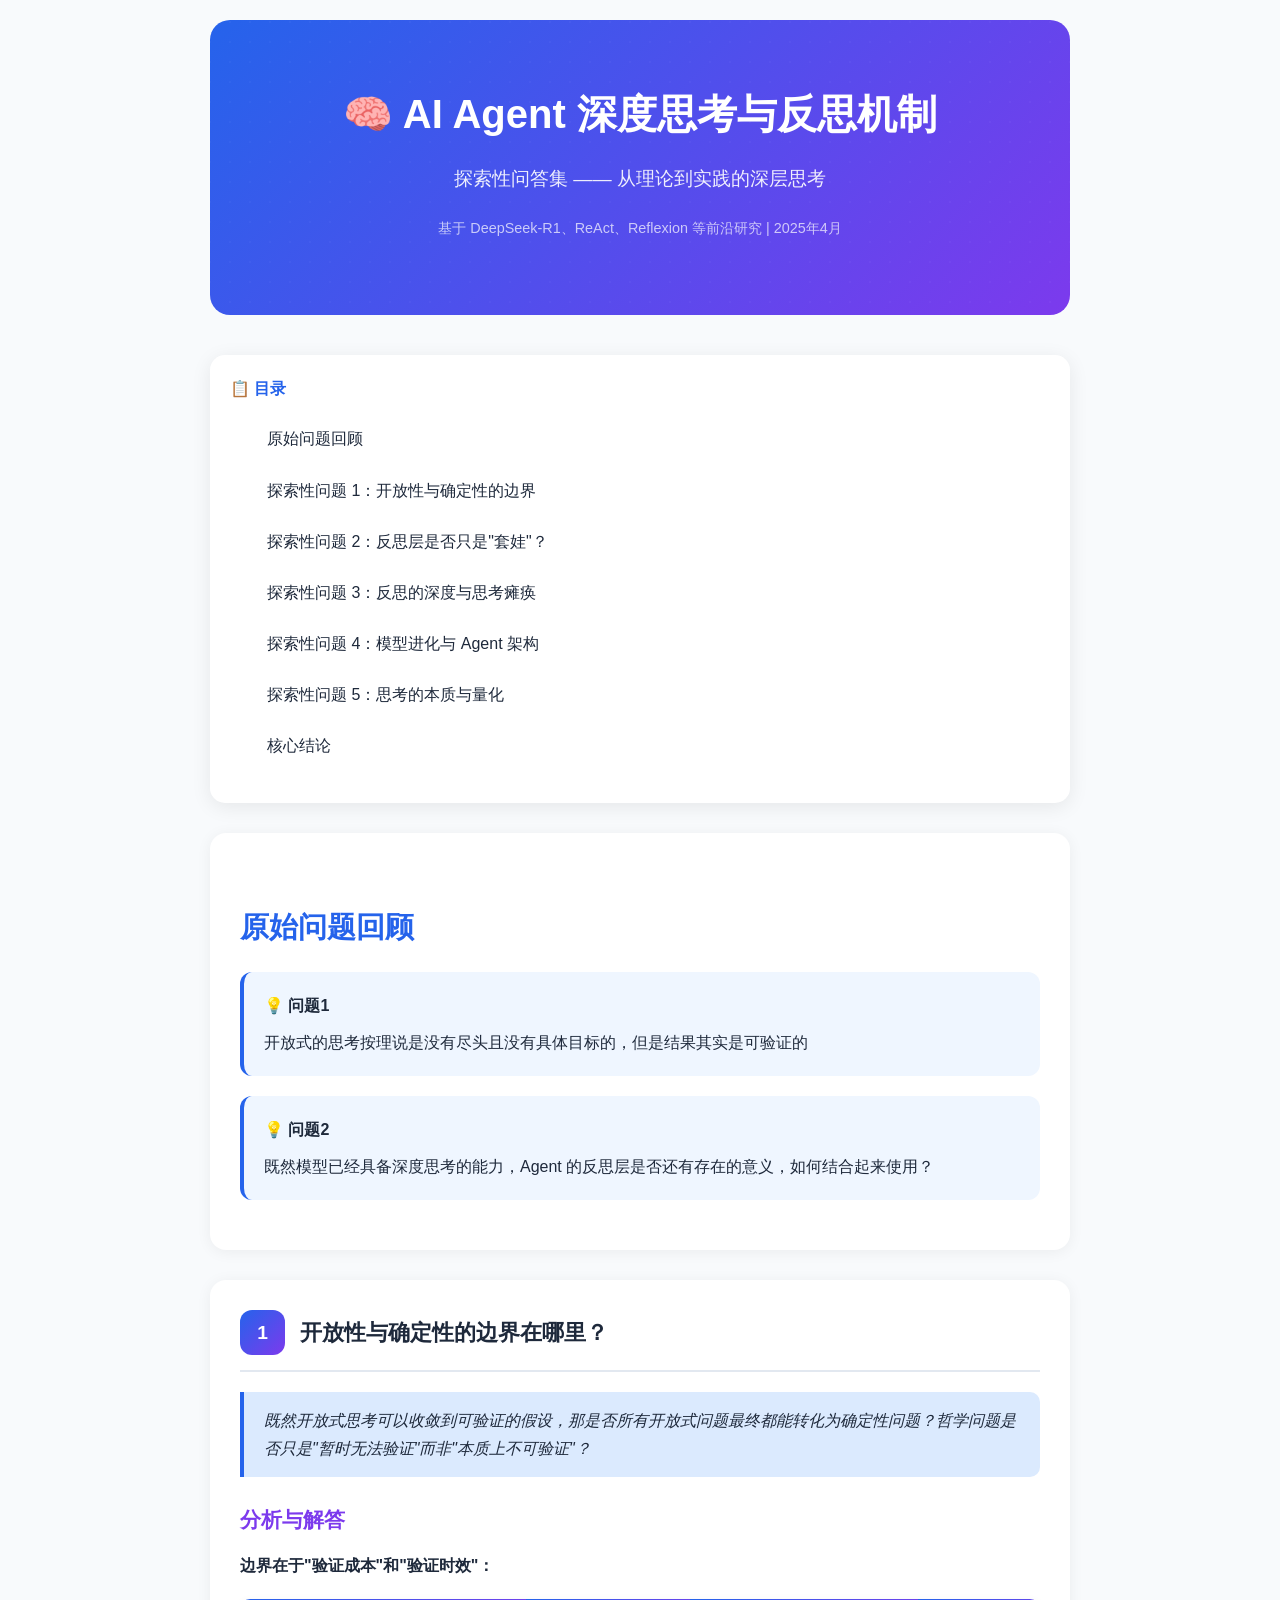
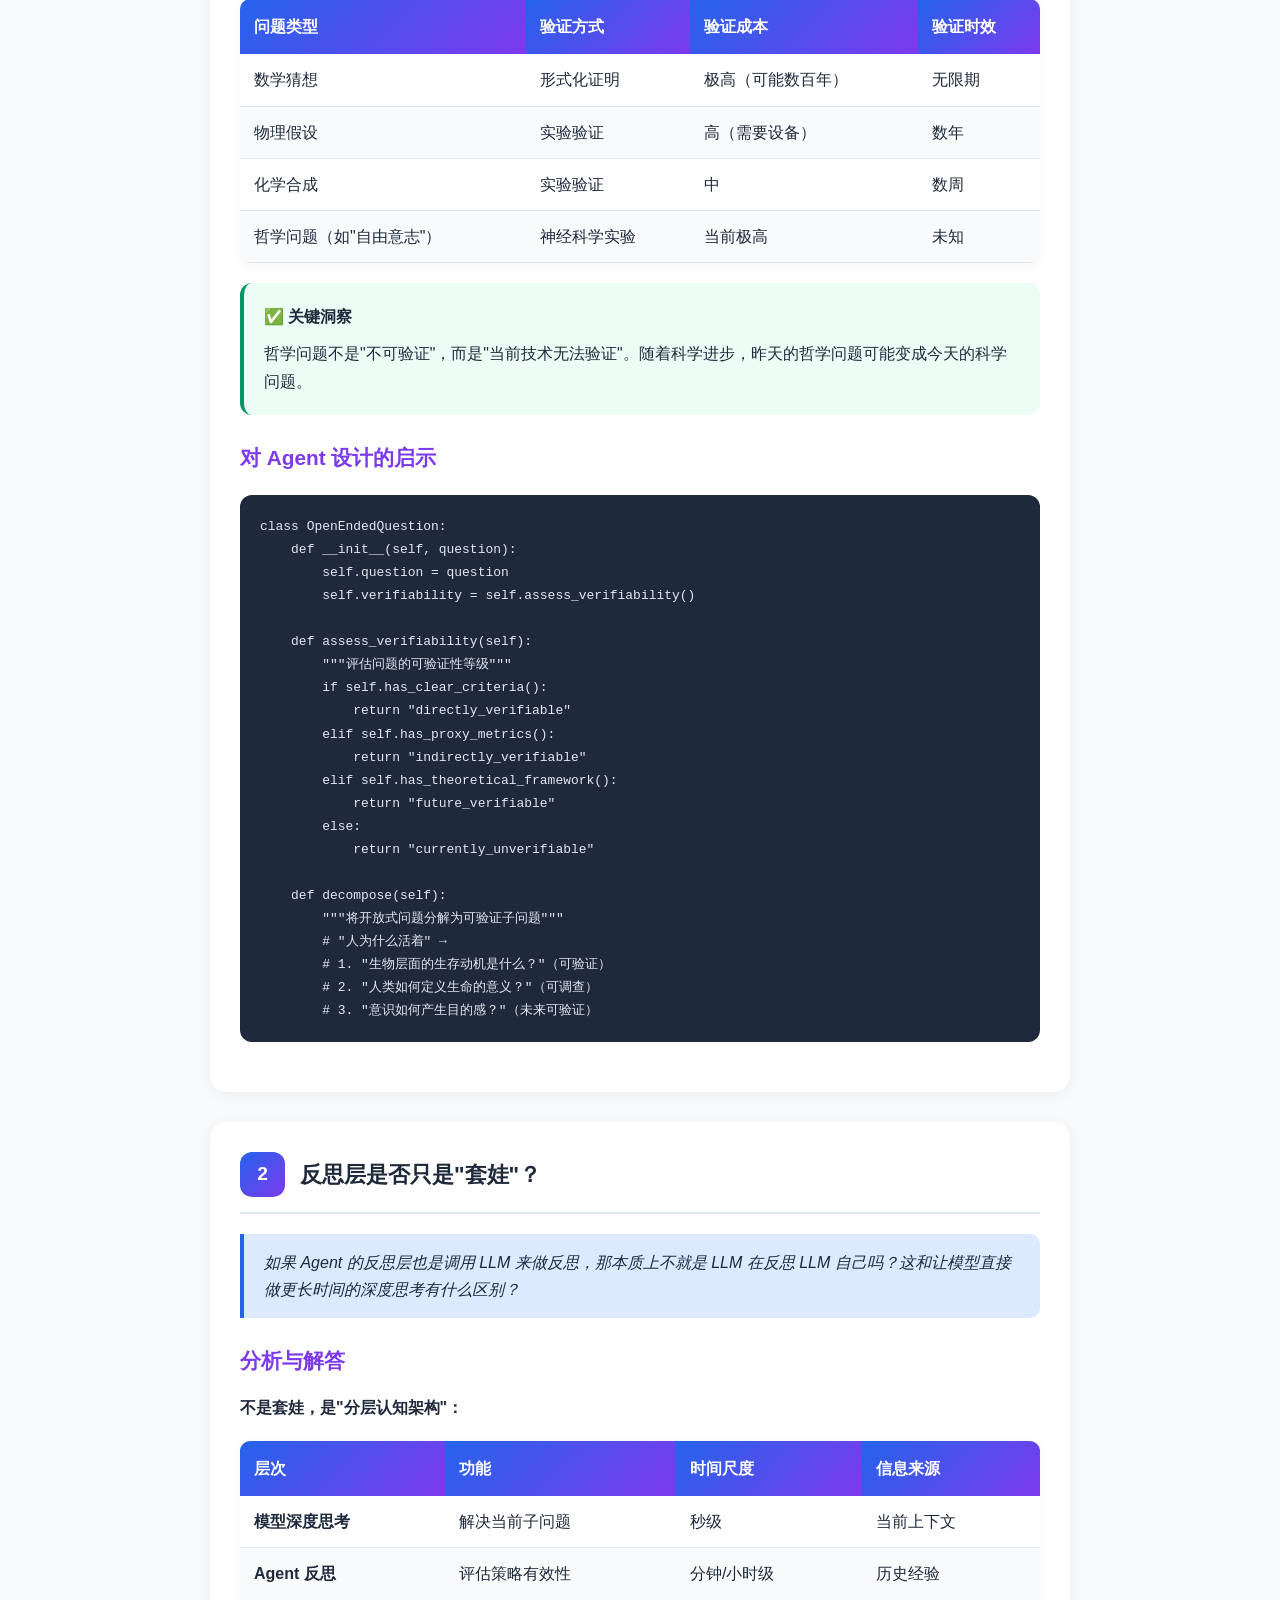
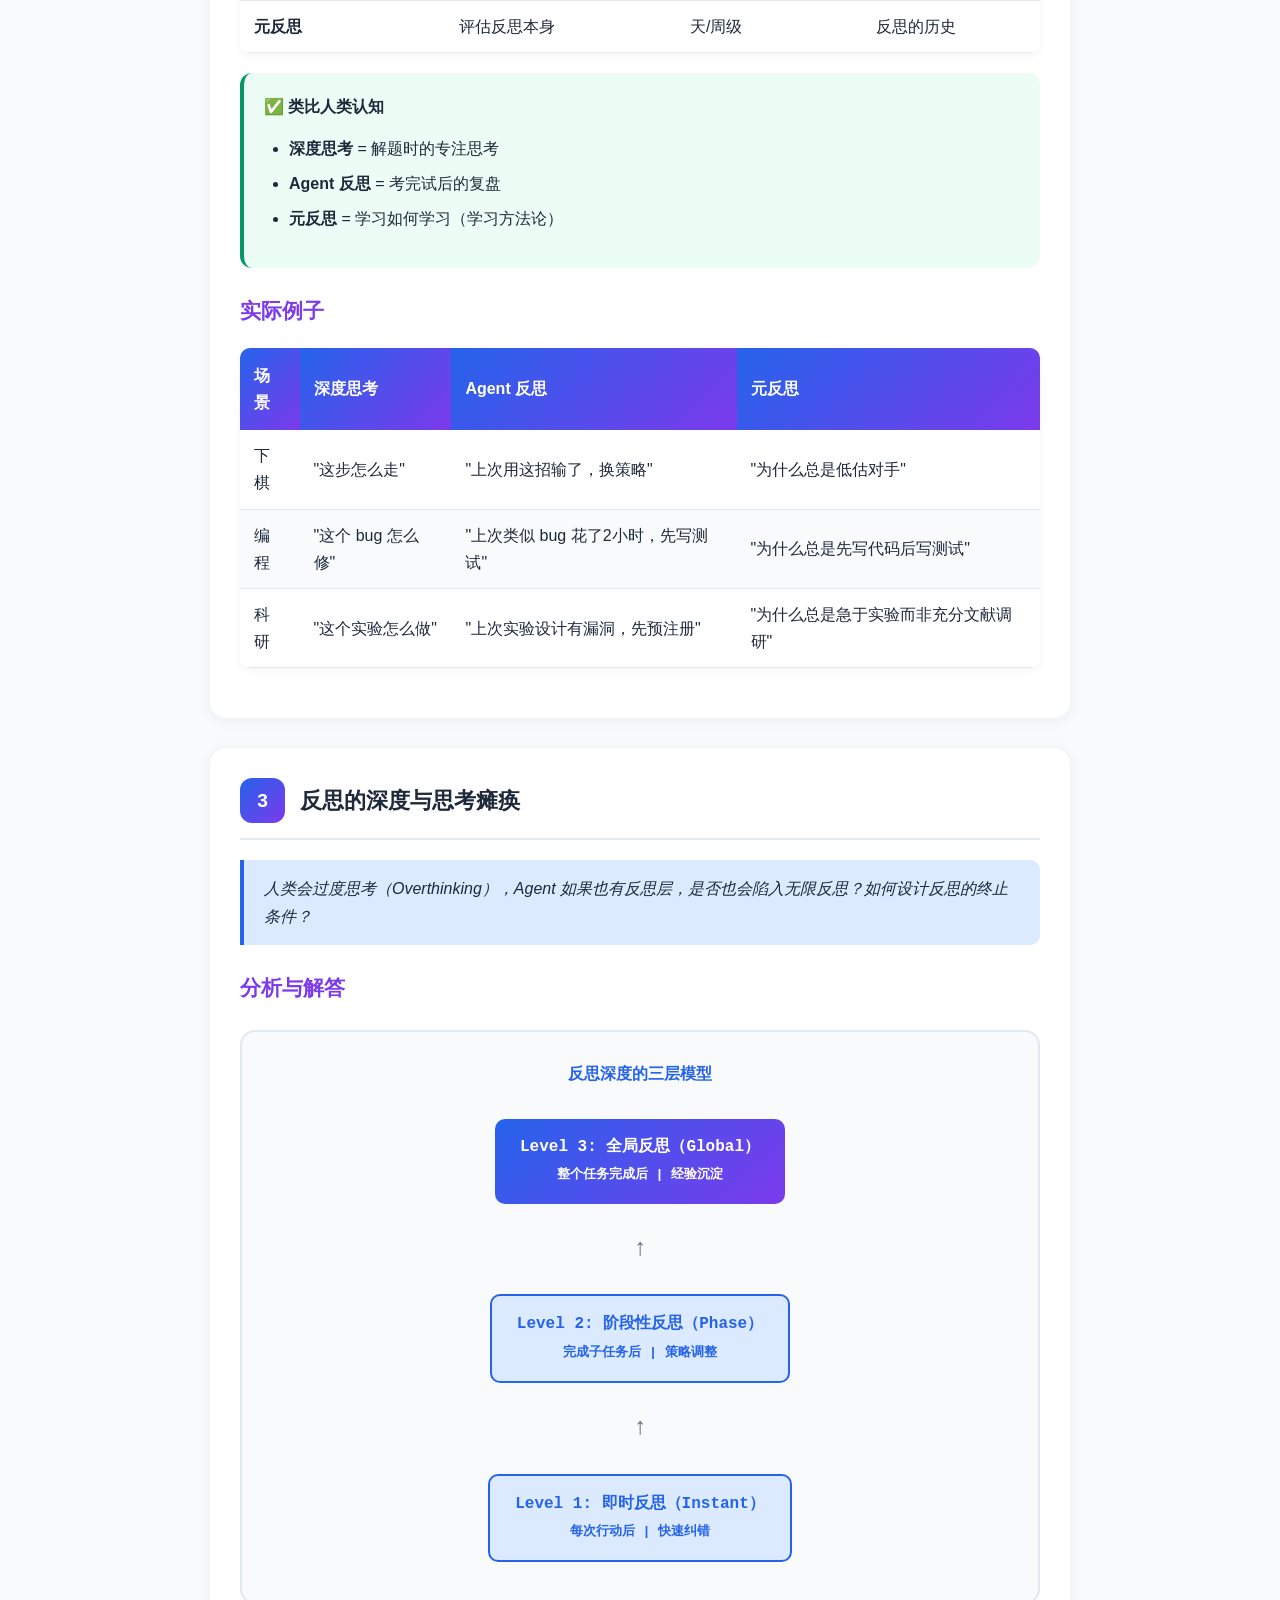
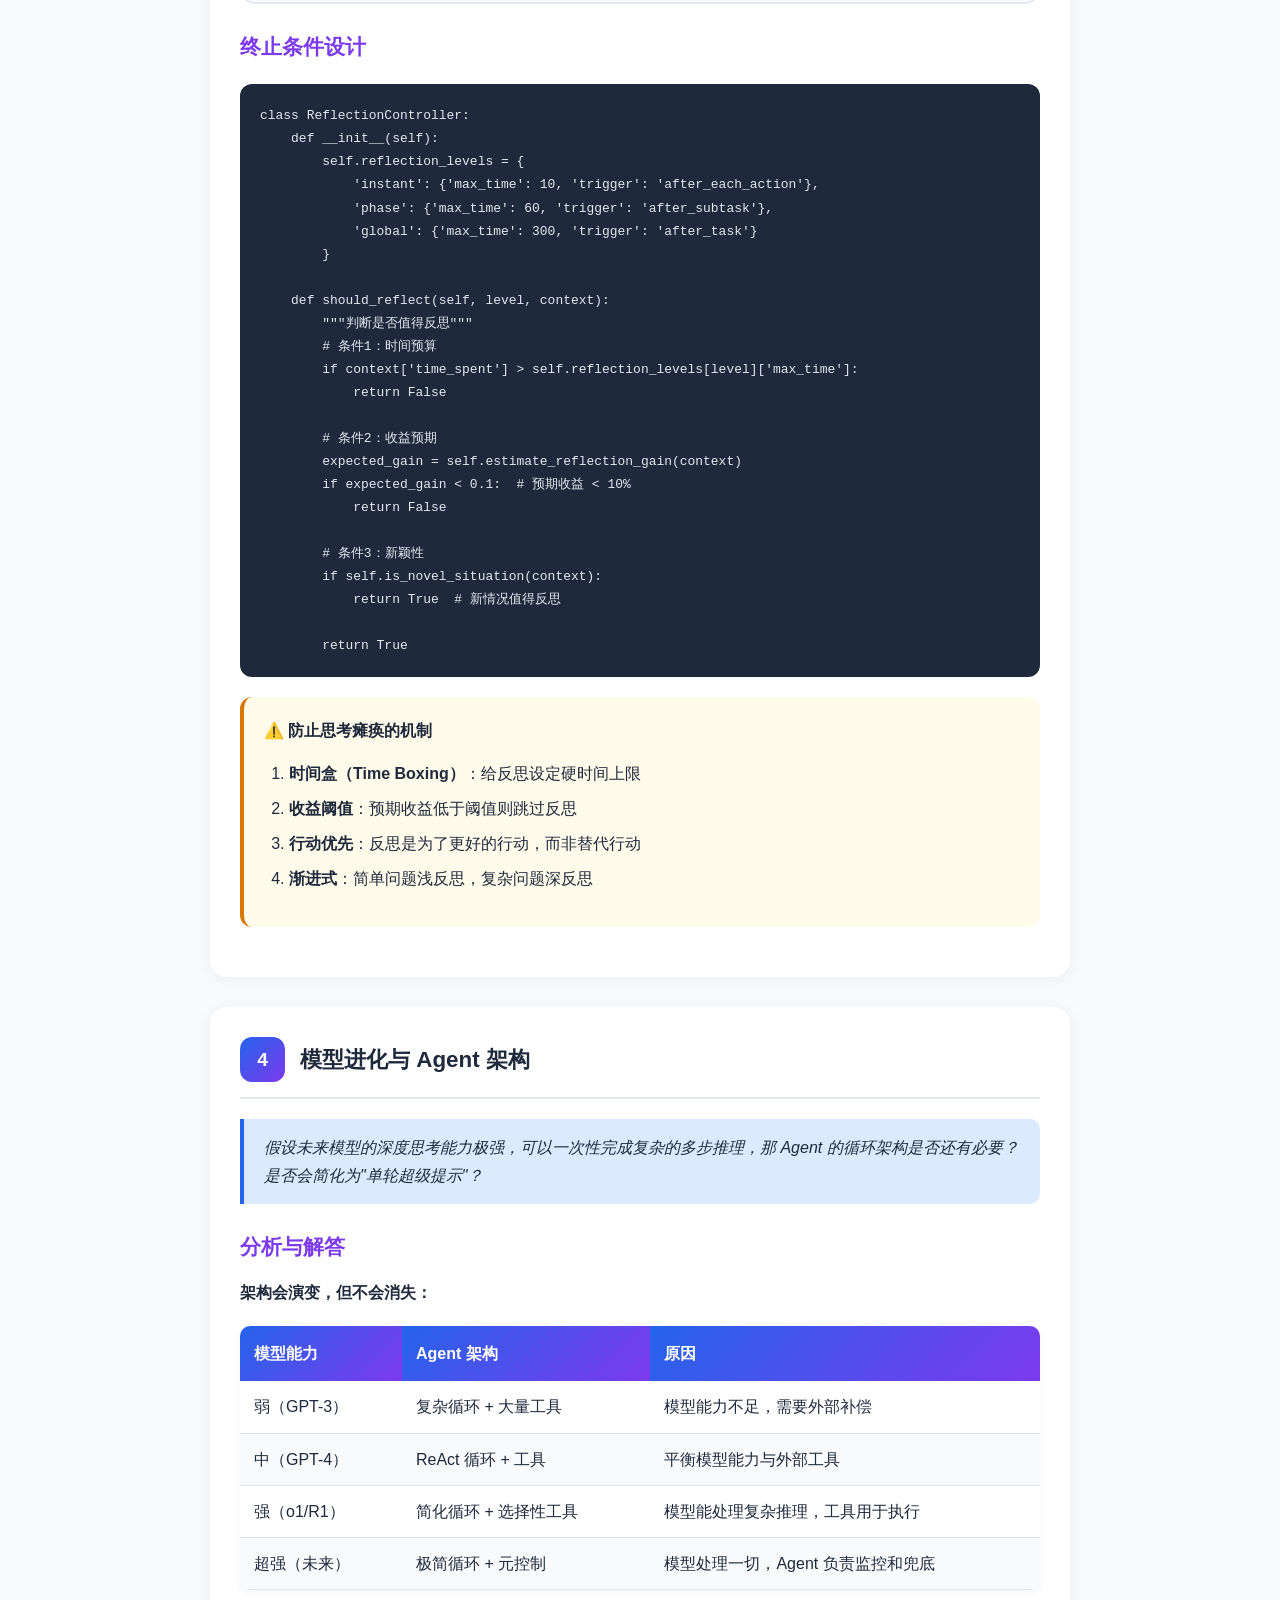
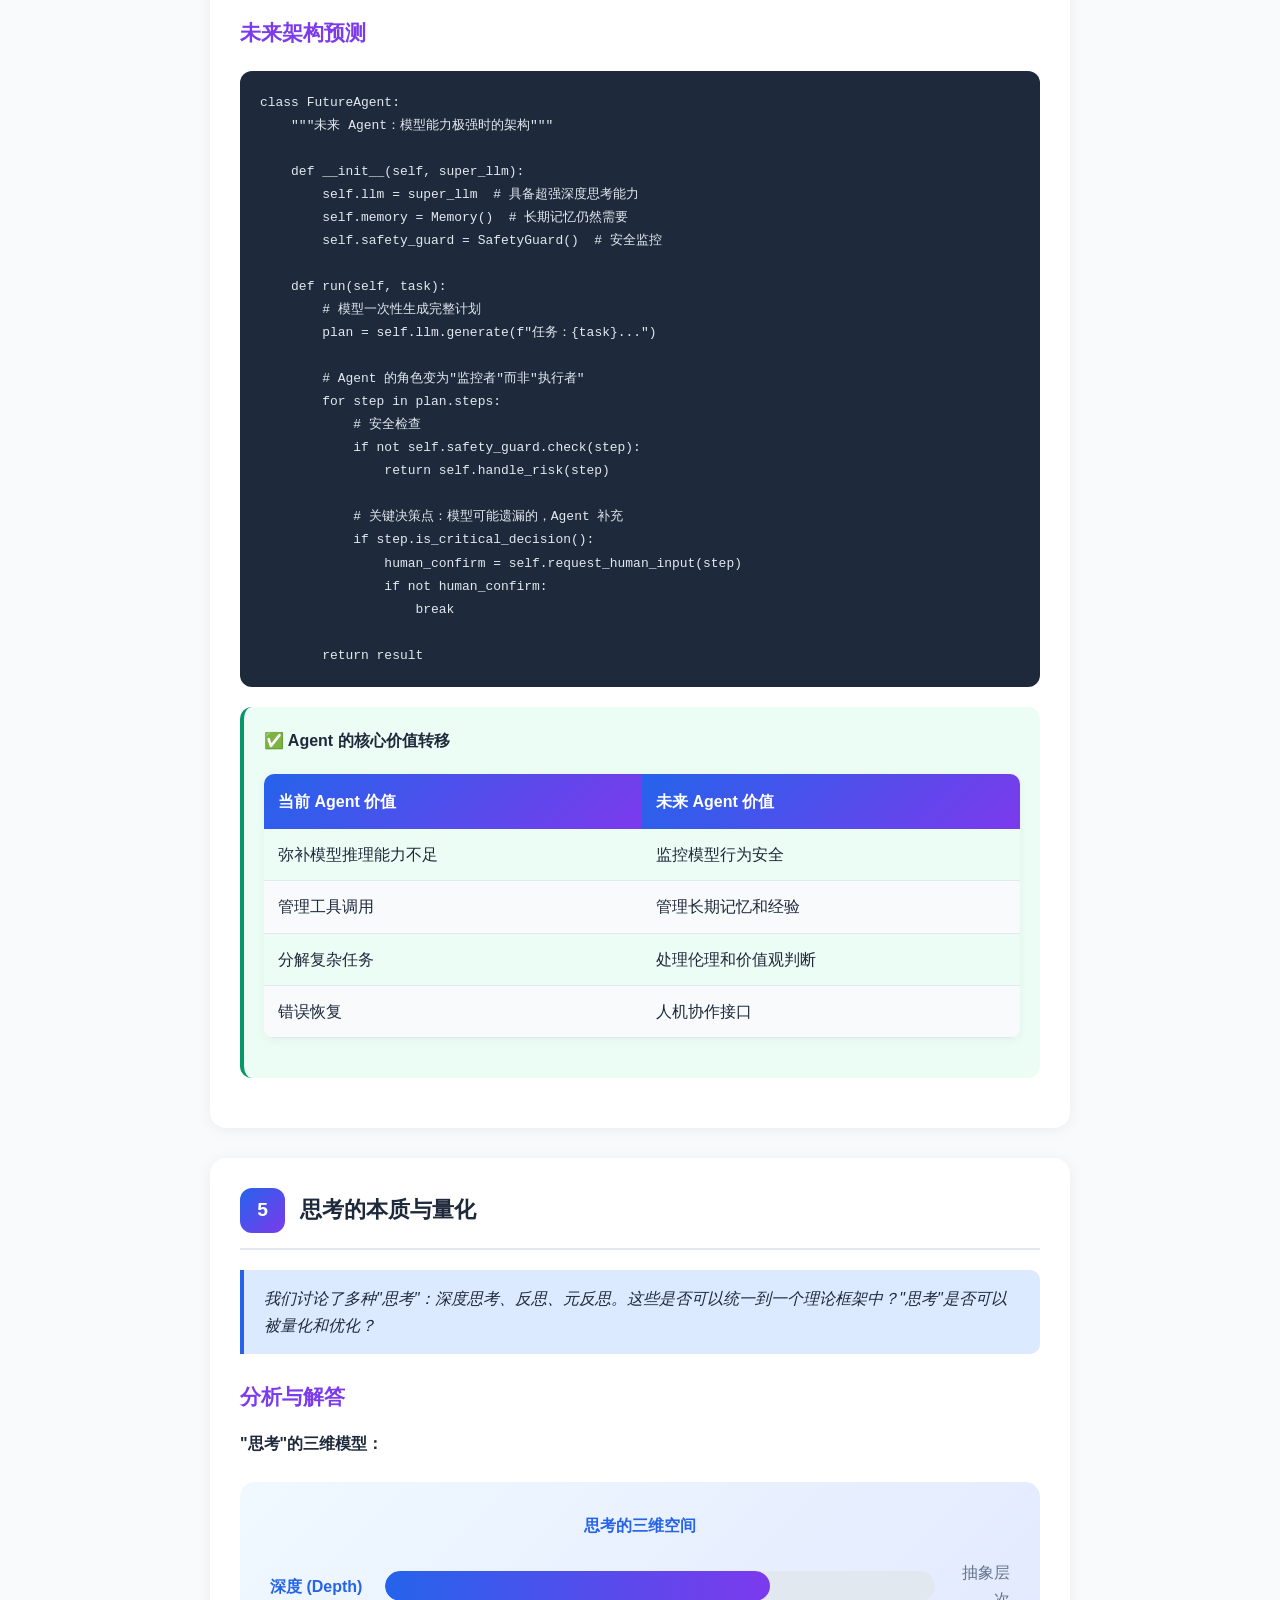
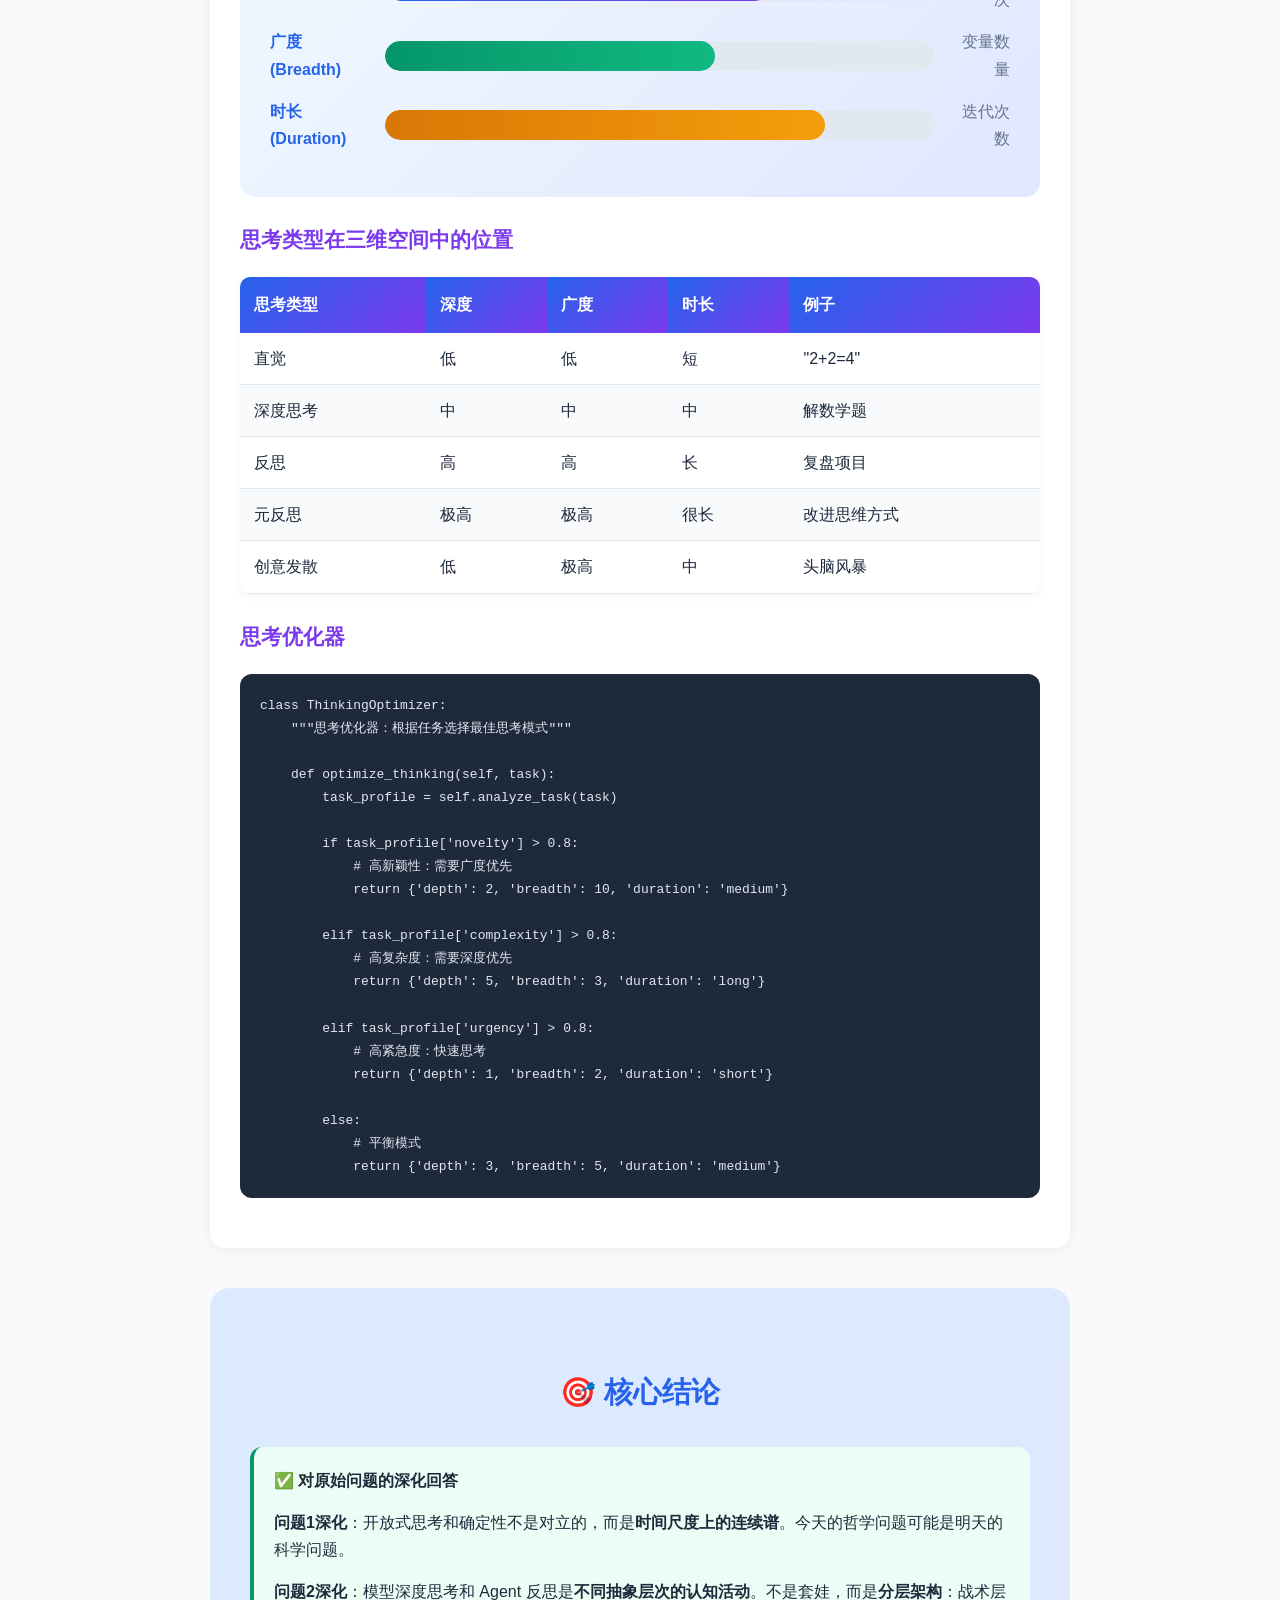
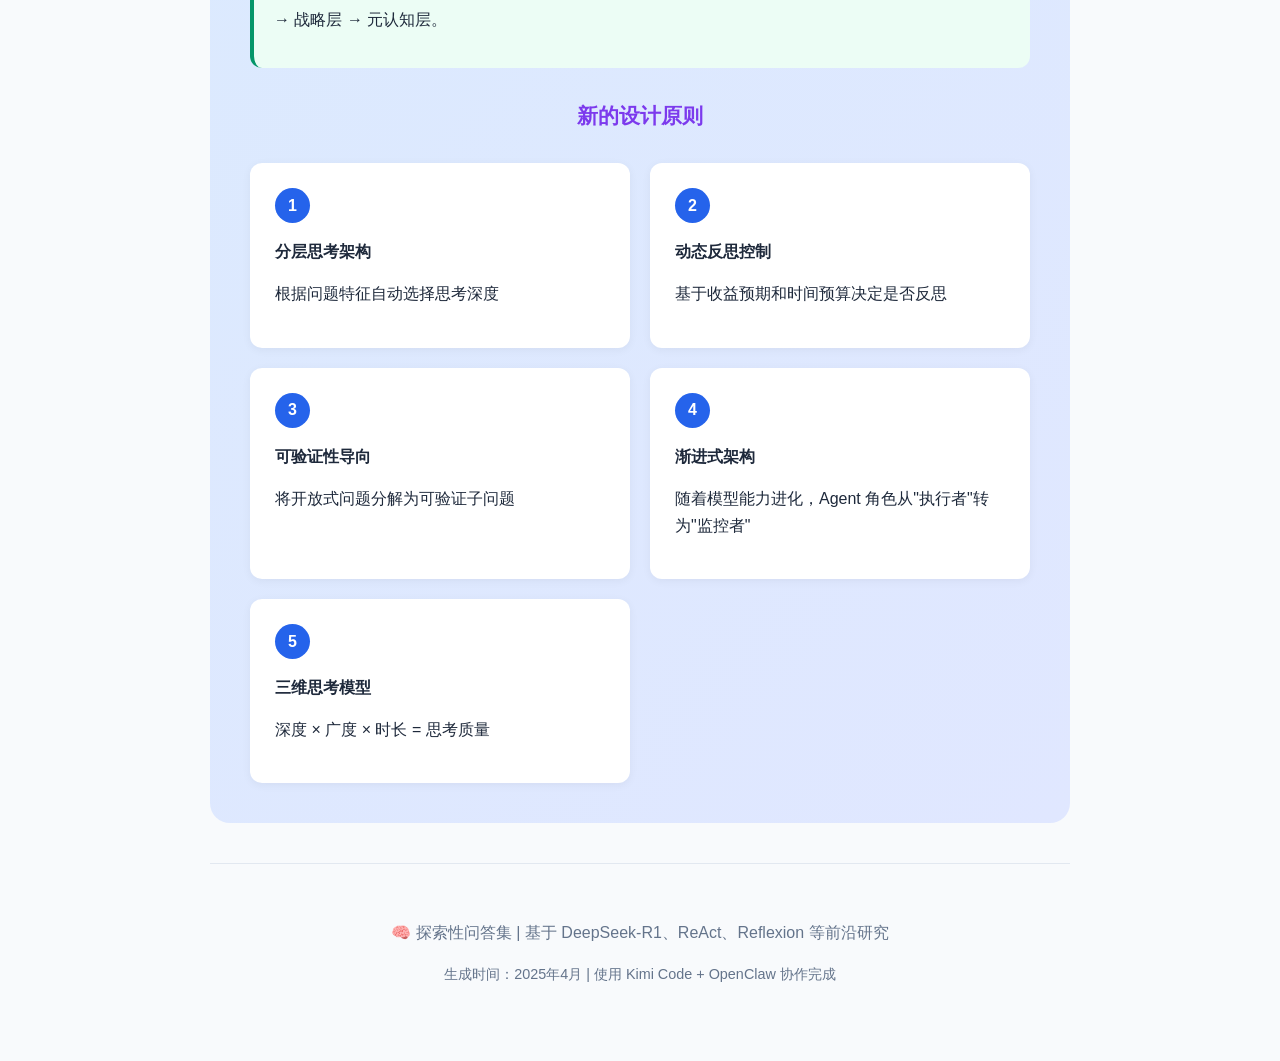
<file: docs/exploratory_qa.html>
<!DOCTYPE html>
<html lang="zh-CN">
<head>
    <meta charset="UTF-8">
    <meta name="viewport" content="width=device-width, initial-scale=1.0">
    <title>AI Agent 深度思考与反思机制 — 探索性问答</title>
    <style>
        :root {
            --primary: #2563eb;
            --primary-light: #dbeafe;
            --secondary: #7c3aed;
            --accent: #059669;
            --warning: #d97706;
            --danger: #dc2626;
            --bg: #f8fafc;
            --card-bg: #ffffff;
            --text: #1e293b;
            --text-light: #64748b;
            --border: #e2e8f0;
        }
        
        * {
            margin: 0;
            padding: 0;
            box-sizing: border-box;
        }
        
        body {
            font-family: -apple-system, BlinkMacSystemFont, 'Segoe UI', Roboto, 'Helvetica Neue', Arial, sans-serif;
            background: var(--bg);
            color: var(--text);
            line-height: 1.7;
        }
        
        .container {
            max-width: 900px;
            margin: 0 auto;
            padding: 20px;
        }
        
        /* Header */
        .header {
            text-align: center;
            padding: 60px 20px;
            background: linear-gradient(135deg, var(--primary) 0%, var(--secondary) 100%);
            color: white;
            border-radius: 20px;
            margin-bottom: 40px;
            position: relative;
            overflow: hidden;
        }
        
        .header::before {
            content: '';
            position: absolute;
            top: -50%;
            left: -50%;
            width: 200%;
            height: 200%;
            background: radial-gradient(circle, rgba(255,255,255,0.1) 1px, transparent 1px);
            background-size: 20px 20px;
            opacity: 0.3;
        }
        
        .header h1 {
            font-size: 2.5em;
            margin-bottom: 15px;
            position: relative;
        }
        
        .header .subtitle {
            font-size: 1.2em;
            opacity: 0.9;
            position: relative;
        }
        
        .header .meta {
            margin-top: 20px;
            font-size: 0.9em;
            opacity: 0.7;
        }
        
        /* Navigation */
        .nav {
            position: sticky;
            top: 20px;
            background: var(--card-bg);
            border-radius: 15px;
            padding: 20px;
            margin-bottom: 30px;
            box-shadow: 0 4px 20px rgba(0,0,0,0.08);
            z-index: 100;
        }
        
        .nav-title {
            font-weight: 700;
            margin-bottom: 15px;
            color: var(--primary);
        }
        
        .nav-list {
            list-style: none;
        }
        
        .nav-list li {
            margin: 8px 0;
        }
        
        .nav-list a {
            color: var(--text);
            text-decoration: none;
            padding: 8px 12px;
            border-radius: 8px;
            display: block;
            transition: all 0.2s;
        }
        
        .nav-list a:hover {
            background: var(--primary-light);
            color: var(--primary);
        }
        
        .nav-list .active {
            background: var(--primary-light);
            color: var(--primary);
            font-weight: 600;
        }
        
        /* Cards */
        .card {
            background: var(--card-bg);
            border-radius: 16px;
            padding: 30px;
            margin-bottom: 30px;
            box-shadow: 0 2px 15px rgba(0,0,0,0.06);
            transition: transform 0.2s, box-shadow 0.2s;
        }
        
        .card:hover {
            transform: translateY(-2px);
            box-shadow: 0 8px 30px rgba(0,0,0,0.1);
        }
        
        .card-header {
            display: flex;
            align-items: center;
            margin-bottom: 20px;
            padding-bottom: 15px;
            border-bottom: 2px solid var(--border);
        }
        
        .card-number {
            width: 45px;
            height: 45px;
            background: linear-gradient(135deg, var(--primary), var(--secondary));
            color: white;
            border-radius: 12px;
            display: flex;
            align-items: center;
            justify-content: center;
            font-weight: 700;
            font-size: 1.2em;
            margin-right: 15px;
            flex-shrink: 0;
        }
        
        .card-title {
            font-size: 1.4em;
            font-weight: 700;
            color: var(--text);
        }
        
        .card-question {
            background: var(--primary-light);
            border-left: 4px solid var(--primary);
            padding: 15px 20px;
            border-radius: 0 10px 10px 0;
            margin: 20px 0;
            font-style: italic;
            color: var(--text);
        }
        
        /* Content elements */
        h2 {
            font-size: 1.8em;
            margin: 40px 0 20px;
            color: var(--primary);
        }
        
        h3 {
            font-size: 1.3em;
            margin: 25px 0 15px;
            color: var(--secondary);
        }
        
        p {
            margin: 15px 0;
        }
        
        /* Tables */
        table {
            width: 100%;
            border-collapse: collapse;
            margin: 20px 0;
            border-radius: 10px;
            overflow: hidden;
            box-shadow: 0 2px 10px rgba(0,0,0,0.05);
        }
        
        th {
            background: linear-gradient(135deg, var(--primary), var(--secondary));
            color: white;
            padding: 14px;
            text-align: left;
            font-weight: 600;
        }
        
        td {
            padding: 12px 14px;
            border-bottom: 1px solid var(--border);
        }
        
        tr:nth-child(even) {
            background: #f8fafc;
        }
        
        tr:hover {
            background: var(--primary-light);
        }
        
        /* Code blocks */
        pre {
            background: #1e293b;
            color: #e2e8f0;
            padding: 20px;
            border-radius: 12px;
            overflow-x: auto;
            margin: 20px 0;
            font-family: 'Fira Code', 'Consolas', monospace;
            font-size: 0.9em;
            line-height: 1.6;
        }
        
        code {
            font-family: 'Fira Code', 'Consolas', monospace;
            background: #f1f5f9;
            padding: 2px 6px;
            border-radius: 4px;
            font-size: 0.9em;
            color: var(--secondary);
        }
        
        pre code {
            background: none;
            padding: 0;
            color: inherit;
        }
        
        /* Highlight boxes */
        .highlight {
            padding: 20px;
            border-radius: 12px;
            margin: 20px 0;
            border-left: 4px solid;
        }
        
        .highlight-info {
            background: #eff6ff;
            border-color: var(--primary);
        }
        
        .highlight-success {
            background: #ecfdf5;
            border-color: var(--accent);
        }
        
        .highlight-warning {
            background: #fffbeb;
            border-color: var(--warning);
        }
        
        .highlight-danger {
            background: #fef2f2;
            border-color: var(--danger);
        }
        
        .highlight-title {
            font-weight: 700;
            margin-bottom: 10px;
            display: flex;
            align-items: center;
            gap: 8px;
        }
        
        /* Lists */
        ul, ol {
            margin: 15px 0;
            padding-left: 25px;
        }
        
        li {
            margin: 8px 0;
        }
        
        /* Architecture diagram */
        .diagram {
            background: #f8fafc;
            border: 2px solid var(--border);
            border-radius: 15px;
            padding: 30px;
            margin: 25px 0;
            text-align: center;
            font-family: 'Fira Code', monospace;
        }
        
        .diagram-box {
            display: inline-block;
            padding: 15px 25px;
            margin: 10px;
            border-radius: 10px;
            font-weight: 600;
        }
        
        .diagram-box-primary {
            background: linear-gradient(135deg, var(--primary), var(--secondary));
            color: white;
        }
        
        .diagram-box-secondary {
            background: var(--primary-light);
            color: var(--primary);
            border: 2px solid var(--primary);
        }
        
        .diagram-arrow {
            font-size: 1.5em;
            color: var(--text-light);
            margin: 0 10px;
        }
        
        /* 3D Thinking Model */
        .thinking-3d {
            background: linear-gradient(135deg, #f0f9ff 0%, #e0e7ff 100%);
            border-radius: 15px;
            padding: 30px;
            margin: 25px 0;
            position: relative;
        }
        
        .axis {
            display: flex;
            align-items: center;
            margin: 15px 0;
        }
        
        .axis-label {
            width: 100px;
            font-weight: 700;
            color: var(--primary);
        }
        
        .axis-bar {
            flex: 1;
            height: 30px;
            background: var(--border);
            border-radius: 15px;
            overflow: hidden;
            margin: 0 15px;
        }
        
        .axis-fill {
            height: 100%;
            border-radius: 15px;
            transition: width 0.5s ease;
        }
        
        .fill-depth { background: linear-gradient(90deg, var(--primary), var(--secondary)); }
        .fill-breadth { background: linear-gradient(90deg, var(--accent), #10b981); }
        .fill-duration { background: linear-gradient(90deg, var(--warning), #f59e0b); }
        
        /* Conclusion section */
        .conclusion {
            background: linear-gradient(135deg, var(--primary-light) 0%, #e0e7ff 100%);
            border-radius: 20px;
            padding: 40px;
            margin: 40px 0;
        }
        
        .conclusion h2 {
            text-align: center;
            margin-bottom: 30px;
        }
        
        .principle-grid {
            display: grid;
            grid-template-columns: repeat(auto-fit, minmax(250px, 1fr));
            gap: 20px;
            margin-top: 20px;
        }
        
        .principle-card {
            background: white;
            padding: 25px;
            border-radius: 12px;
            box-shadow: 0 2px 10px rgba(0,0,0,0.05);
        }
        
        .principle-number {
            width: 35px;
            height: 35px;
            background: var(--primary);
            color: white;
            border-radius: 50%;
            display: flex;
            align-items: center;
            justify-content: center;
            font-weight: 700;
            margin-bottom: 15px;
        }
        
        .principle-title {
            font-weight: 700;
            margin-bottom: 10px;
            color: var(--text);
        }
        
        /* Footer */
        .footer {
            text-align: center;
            padding: 40px;
            color: var(--text-light);
            border-top: 1px solid var(--border);
            margin-top: 40px;
        }
        
        /* Responsive */
        @media (max-width: 768px) {
            .header h1 {
                font-size: 1.8em;
            }
            
            .card {
                padding: 20px;
            }
            
            table {
                font-size: 0.9em;
            }
            
            .principle-grid {
                grid-template-columns: 1fr;
            }
        }
        
        /* Smooth scroll */
        html {
            scroll-behavior: smooth;
        }
        
        /* Animations */
        @keyframes fadeIn {
            from { opacity: 0; transform: translateY(20px); }
            to { opacity: 1; transform: translateY(0); }
        }
        
        .card {
            animation: fadeIn 0.5s ease-out;
        }
        
        /* Custom scrollbar */
        ::-webkit-scrollbar {
            width: 8px;
        }
        
        ::-webkit-scrollbar-track {
            background: var(--bg);
        }
        
        ::-webkit-scrollbar-thumb {
            background: var(--border);
            border-radius: 4px;
        }
        
        ::-webkit-scrollbar-thumb:hover {
            background: var(--text-light);
        }
    </style>
</head>
<body>
    <div class="container">
        <!-- Header -->
        <header class="header">
            <h1>🧠 AI Agent 深度思考与反思机制</h1>
            <p class="subtitle">探索性问答集 —— 从理论到实践的深层思考</p>
            <p class="meta">基于 DeepSeek-R1、ReAct、Reflexion 等前沿研究 | 2025年4月</p>
        </header>
        
        <!-- Navigation -->
        <nav class="nav">
            <div class="nav-title">📋 目录</div>
            <ul class="nav-list">
                <li><a href="#intro">原始问题回顾</a></li>
                <li><a href="#q1">探索性问题 1：开放性与确定性的边界</a></li>
                <li><a href="#q2">探索性问题 2：反思层是否只是"套娃"？</a></li>
                <li><a href="#q3">探索性问题 3：反思的深度与思考瘫痪</a></li>
                <li><a href="#q4">探索性问题 4：模型进化与 Agent 架构</a></li>
                <li><a href="#q5">探索性问题 5：思考的本质与量化</a></li>
                <li><a href="#conclusion">核心结论</a></li>
            </ul>
        </nav>
        
        <!-- Introduction -->
        <section id="intro" class="card">
            <h2>原始问题回顾</h2>
            <div class="highlight highlight-info">
                <div class="highlight-title">💡 问题1</div>
                开放式的思考按理说是没有尽头且没有具体目标的，但是结果其实是可验证的
            </div>
            <div class="highlight highlight-info">
                <div class="highlight-title">💡 问题2</div>
                既然模型已经具备深度思考的能力，Agent 的反思层是否还有存在的意义，如何结合起来使用？
            </div>
        </section>
        
        <!-- Question 1 -->
        <section id="q1" class="card">
            <div class="card-header">
                <div class="card-number">1</div>
                <div class="card-title">开放性与确定性的边界在哪里？</div>
            </div>
            
            <div class="card-question">
                既然开放式思考可以收敛到可验证的假设，那是否所有开放式问题最终都能转化为确定性问题？哲学问题是否只是"暂时无法验证"而非"本质上不可验证"？
            </div>
            
            <h3>分析与解答</h3>
            <p><strong>边界在于"验证成本"和"验证时效"：</strong></p>
            
            <table>
                <thead>
                    <tr>
                        <th>问题类型</th>
                        <th>验证方式</th>
                        <th>验证成本</th>
                        <th>验证时效</th>
                    </tr>
                </thead>
                <tbody>
                    <tr>
                        <td>数学猜想</td>
                        <td>形式化证明</td>
                        <td>极高（可能数百年）</td>
                        <td>无限期</td>
                    </tr>
                    <tr>
                        <td>物理假设</td>
                        <td>实验验证</td>
                        <td>高（需要设备）</td>
                        <td>数年</td>
                    </tr>
                    <tr>
                        <td>化学合成</td>
                        <td>实验验证</td>
                        <td>中</td>
                        <td>数周</td>
                    </tr>
                    <tr>
                        <td>哲学问题（如"自由意志"）</td>
                        <td>神经科学实验</td>
                        <td>当前极高</td>
                        <td>未知</td>
                    </tr>
                </tbody>
            </table>
            
            <div class="highlight highlight-success">
                <div class="highlight-title">✅ 关键洞察</div>
                哲学问题不是"不可验证"，而是"当前技术无法验证"。随着科学进步，昨天的哲学问题可能变成今天的科学问题。
            </div>
            
            <h3>对 Agent 设计的启示</h3>
            <pre><code>class OpenEndedQuestion:
    def __init__(self, question):
        self.question = question
        self.verifiability = self.assess_verifiability()
    
    def assess_verifiability(self):
        """评估问题的可验证性等级"""
        if self.has_clear_criteria():
            return "directly_verifiable"
        elif self.has_proxy_metrics():
            return "indirectly_verifiable"
        elif self.has_theoretical_framework():
            return "future_verifiable"
        else:
            return "currently_unverifiable"
    
    def decompose(self):
        """将开放式问题分解为可验证子问题"""
        # "人为什么活着" → 
        # 1. "生物层面的生存动机是什么？"（可验证）
        # 2. "人类如何定义生命的意义？"（可调查）
        # 3. "意识如何产生目的感？"（未来可验证）</code></pre>
        </section>
        
        <!-- Question 2 -->
        <section id="q2" class="card">
            <div class="card-header">
                <div class="card-number">2</div>
                <div class="card-title">反思层是否只是"套娃"？</div>
            </div>
            
            <div class="card-question">
                如果 Agent 的反思层也是调用 LLM 来做反思，那本质上不就是 LLM 在反思 LLM 自己吗？这和让模型直接做更长时间的深度思考有什么区别？
            </div>
            
            <h3>分析与解答</h3>
            <p><strong>不是套娃，是"分层认知架构"：</strong></p>
            
            <table>
                <thead>
                    <tr>
                        <th>层次</th>
                        <th>功能</th>
                        <th>时间尺度</th>
                        <th>信息来源</th>
                    </tr>
                </thead>
                <tbody>
                    <tr>
                        <td><strong>模型深度思考</strong></td>
                        <td>解决当前子问题</td>
                        <td>秒级</td>
                        <td>当前上下文</td>
                    </tr>
                    <tr>
                        <td><strong>Agent 反思</strong></td>
                        <td>评估策略有效性</td>
                        <td>分钟/小时级</td>
                        <td>历史经验</td>
                    </tr>
                    <tr>
                        <td><strong>元反思</strong></td>
                        <td>评估反思本身</td>
                        <td>天/周级</td>
                        <td>反思的历史</td>
                    </tr>
                </tbody>
            </table>
            
            <div class="highlight highlight-success">
                <div class="highlight-title">✅ 类比人类认知</div>
                <ul>
                    <li><strong>深度思考</strong> = 解题时的专注思考</li>
                    <li><strong>Agent 反思</strong> = 考完试后的复盘</li>
                    <li><strong>元反思</strong> = 学习如何学习（学习方法论）</li>
                </ul>
            </div>
            
            <h3>实际例子</h3>
            <table>
                <thead>
                    <tr>
                        <th>场景</th>
                        <th>深度思考</th>
                        <th>Agent 反思</th>
                        <th>元反思</th>
                    </tr>
                </thead>
                <tbody>
                    <tr>
                        <td>下棋</td>
                        <td>"这步怎么走"</td>
                        <td>"上次用这招输了，换策略"</td>
                        <td>"为什么总是低估对手"</td>
                    </tr>
                    <tr>
                        <td>编程</td>
                        <td>"这个 bug 怎么修"</td>
                        <td>"上次类似 bug 花了2小时，先写测试"</td>
                        <td>"为什么总是先写代码后写测试"</td>
                    </tr>
                    <tr>
                        <td>科研</td>
                        <td>"这个实验怎么做"</td>
                        <td>"上次实验设计有漏洞，先预注册"</td>
                        <td>"为什么总是急于实验而非充分文献调研"</td>
                    </tr>
                </tbody>
            </table>
        </section>
        
        <!-- Question 3 -->
        <section id="q3" class="card">
            <div class="card-header">
                <div class="card-number">3</div>
                <div class="card-title">反思的深度与思考瘫痪</div>
            </div>
            
            <div class="card-question">
                人类会过度思考（Overthinking），Agent 如果也有反思层，是否也会陷入无限反思？如何设计反思的终止条件？
            </div>
            
            <h3>分析与解答</h3>
            
            <div class="diagram">
                <div style="margin-bottom: 20px; font-weight: 700; color: var(--primary);">反思深度的三层模型</div>
                <div style="display: flex; flex-direction: column; gap: 15px; align-items: center;">
                    <div class="diagram-box diagram-box-primary">Level 3: 全局反思（Global）<br><small>整个任务完成后 | 经验沉淀</small></div>
                    <div class="diagram-arrow">↑</div>
                    <div class="diagram-box diagram-box-secondary">Level 2: 阶段性反思（Phase）<br><small>完成子任务后 | 策略调整</small></div>
                    <div class="diagram-arrow">↑</div>
                    <div class="diagram-box diagram-box-secondary">Level 1: 即时反思（Instant）<br><small>每次行动后 | 快速纠错</small></div>
                </div>
            </div>
            
            <h3>终止条件设计</h3>
            <pre><code>class ReflectionController:
    def __init__(self):
        self.reflection_levels = {
            'instant': {'max_time': 10, 'trigger': 'after_each_action'},
            'phase': {'max_time': 60, 'trigger': 'after_subtask'},
            'global': {'max_time': 300, 'trigger': 'after_task'}
        }
    
    def should_reflect(self, level, context):
        """判断是否值得反思"""
        # 条件1：时间预算
        if context['time_spent'] > self.reflection_levels[level]['max_time']:
            return False
        
        # 条件2：收益预期
        expected_gain = self.estimate_reflection_gain(context)
        if expected_gain < 0.1:  # 预期收益 < 10%
            return False
        
        # 条件3：新颖性
        if self.is_novel_situation(context):
            return True  # 新情况值得反思
        
        return True</code></pre>
            
            <div class="highlight highlight-warning">
                <div class="highlight-title">⚠️ 防止思考瘫痪的机制</div>
                <ol>
                    <li><strong>时间盒（Time Boxing）</strong>：给反思设定硬时间上限</li>
                    <li><strong>收益阈值</strong>：预期收益低于阈值则跳过反思</li>
                    <li><strong>行动优先</strong>：反思是为了更好的行动，而非替代行动</li>
                    <li><strong>渐进式</strong>：简单问题浅反思，复杂问题深反思</li>
                </ol>
            </div>
        </section>
        
        <!-- Question 4 -->
        <section id="q4" class="card">
            <div class="card-header">
                <div class="card-number">4</div>
                <div class="card-title">模型进化与 Agent 架构</div>
            </div>
            
            <div class="card-question">
                假设未来模型的深度思考能力极强，可以一次性完成复杂的多步推理，那 Agent 的循环架构是否还有必要？是否会简化为"单轮超级提示"？
            </div>
            
            <h3>分析与解答</h3>
            <p><strong>架构会演变，但不会消失：</strong></p>
            
            <table>
                <thead>
                    <tr>
                        <th>模型能力</th>
                        <th>Agent 架构</th>
                        <th>原因</th>
                    </tr>
                </thead>
                <tbody>
                    <tr>
                        <td>弱（GPT-3）</td>
                        <td>复杂循环 + 大量工具</td>
                        <td>模型能力不足，需要外部补偿</td>
                    </tr>
                    <tr>
                        <td>中（GPT-4）</td>
                        <td>ReAct 循环 + 工具</td>
                        <td>平衡模型能力与外部工具</td>
                    </tr>
                    <tr>
                        <td>强（o1/R1）</td>
                        <td>简化循环 + 选择性工具</td>
                        <td>模型能处理复杂推理，工具用于执行</td>
                    </tr>
                    <tr>
                        <td>超强（未来）</td>
                        <td>极简循环 + 元控制</td>
                        <td>模型处理一切，Agent 负责监控和兜底</td>
                    </tr>
                </tbody>
            </table>
            
            <h3>未来架构预测</h3>
            <pre><code>class FutureAgent:
    """未来 Agent：模型能力极强时的架构"""
    
    def __init__(self, super_llm):
        self.llm = super_llm  # 具备超强深度思考能力
        self.memory = Memory()  # 长期记忆仍然需要
        self.safety_guard = SafetyGuard()  # 安全监控
    
    def run(self, task):
        # 模型一次性生成完整计划
        plan = self.llm.generate(f"任务：{task}...")
        
        # Agent 的角色变为"监控者"而非"执行者"
        for step in plan.steps:
            # 安全检查
            if not self.safety_guard.check(step):
                return self.handle_risk(step)
            
            # 关键决策点：模型可能遗漏的，Agent 补充
            if step.is_critical_decision():
                human_confirm = self.request_human_input(step)
                if not human_confirm:
                    break
        
        return result</code></pre>
            
            <div class="highlight highlight-success">
                <div class="highlight-title">✅ Agent 的核心价值转移</div>
                <table>
                    <thead>
                        <tr>
                            <th>当前 Agent 价值</th>
                            <th>未来 Agent 价值</th>
                        </tr>
                    </thead>
                    <tbody>
                        <tr>
                            <td>弥补模型推理能力不足</td>
                            <td>监控模型行为安全</td>
                        </tr>
                        <tr>
                            <td>管理工具调用</td>
                            <td>管理长期记忆和经验</td>
                        </tr>
                        <tr>
                            <td>分解复杂任务</td>
                            <td>处理伦理和价值观判断</td>
                        </tr>
                        <tr>
                            <td>错误恢复</td>
                            <td>人机协作接口</td>
                        </tr>
                    </tbody>
                </table>
            </div>
        </section>
        
        <!-- Question 5 -->
        <section id="q5" class="card">
            <div class="card-header">
                <div class="card-number">5</div>
                <div class="card-title">思考的本质与量化</div>
            </div>
            
            <div class="card-question">
                我们讨论了多种"思考"：深度思考、反思、元反思。这些是否可以统一到一个理论框架中？"思考"是否可以被量化和优化？
            </div>
            
            <h3>分析与解答</h3>
            <p><strong>"思考"的三维模型：</strong></p>
            
            <div class="thinking-3d">
                <div style="text-align: center; margin-bottom: 20px; font-weight: 700; color: var(--primary);">
                    思考的三维空间
                </div>
                <div class="axis">
                    <div class="axis-label">深度 (Depth)</div>
                    <div class="axis-bar">
                        <div class="axis-fill fill-depth" style="width: 70%;"></div>
                    </div>
                    <div style="width: 60px; text-align: right; color: var(--text-light);">抽象层次</div>
                </div>
                <div class="axis">
                    <div class="axis-label">广度 (Breadth)</div>
                    <div class="axis-bar">
                        <div class="axis-fill fill-breadth" style="width: 60%;"></div>
                    </div>
                    <div style="width: 60px; text-align: right; color: var(--text-light);">变量数量</div>
                </div>
                <div class="axis">
                    <div class="axis-label">时长 (Duration)</div>
                    <div class="axis-bar">
                        <div class="axis-fill fill-duration" style="width: 80%;"></div>
                    </div>
                    <div style="width: 60px; text-align: right; color: var(--text-light);">迭代次数</div>
                </div>
            </div>
            
            <h3>思考类型在三维空间中的位置</h3>
            <table>
                <thead>
                    <tr>
                        <th>思考类型</th>
                        <th>深度</th>
                        <th>广度</th>
                        <th>时长</th>
                        <th>例子</th>
                    </tr>
                </thead>
                <tbody>
                    <tr>
                        <td>直觉</td>
                        <td>低</td>
                        <td>低</td>
                        <td>短</td>
                        <td>"2+2=4"</td>
                    </tr>
                    <tr>
                        <td>深度思考</td>
                        <td>中</td>
                        <td>中</td>
                        <td>中</td>
                        <td>解数学题</td>
                    </tr>
                    <tr>
                        <td>反思</td>
                        <td>高</td>
                        <td>高</td>
                        <td>长</td>
                        <td>复盘项目</td>
                    </tr>
                    <tr>
                        <td>元反思</td>
                        <td>极高</td>
                        <td>极高</td>
                        <td>很长</td>
                        <td>改进思维方式</td>
                    </tr>
                    <tr>
                        <td>创意发散</td>
                        <td>低</td>
                        <td>极高</td>
                        <td>中</td>
                        <td>头脑风暴</td>
                    </tr>
                </tbody>
            </table>
            
            <h3>思考优化器</h3>
            <pre><code>class ThinkingOptimizer:
    """思考优化器：根据任务选择最佳思考模式"""
    
    def optimize_thinking(self, task):
        task_profile = self.analyze_task(task)
        
        if task_profile['novelty'] > 0.8:
            # 高新颖性：需要广度优先
            return {'depth': 2, 'breadth': 10, 'duration': 'medium'}
        
        elif task_profile['complexity'] > 0.8:
            # 高复杂度：需要深度优先
            return {'depth': 5, 'breadth': 3, 'duration': 'long'}
        
        elif task_profile['urgency'] > 0.8:
            # 高紧急度：快速思考
            return {'depth': 1, 'breadth': 2, 'duration': 'short'}
        
        else:
            # 平衡模式
            return {'depth': 3, 'breadth': 5, 'duration': 'medium'}</code></pre>
        </section>
        
        <!-- Conclusion -->
        <section id="conclusion" class="conclusion">
            <h2>🎯 核心结论</h2>
            
            <div class="highlight highlight-success">
                <div class="highlight-title">✅ 对原始问题的深化回答</div>
                <p><strong>问题1深化</strong>：开放式思考和确定性不是对立的，而是<strong>时间尺度上的连续谱</strong>。今天的哲学问题可能是明天的科学问题。</p>
                <p><strong>问题2深化</strong>：模型深度思考和 Agent 反思是<strong>不同抽象层次的认知活动</strong>。不是套娃，而是<strong>分层架构</strong>：战术层 → 战略层 → 元认知层。</p>
            </div>
            
            <h3 style="text-align: center; margin: 30px 0;">新的设计原则</h3>
            
            <div class="principle-grid">
                <div class="principle-card">
                    <div class="principle-number">1</div>
                    <div class="principle-title">分层思考架构</div>
                    <p>根据问题特征自动选择思考深度</p>
                </div>
                <div class="principle-card">
                    <div class="principle-number">2</div>
                    <div class="principle-title">动态反思控制</div>
                    <p>基于收益预期和时间预算决定是否反思</p>
                </div>
                <div class="principle-card">
                    <div class="principle-number">3</div>
                    <div class="principle-title">可验证性导向</div>
                    <p>将开放式问题分解为可验证子问题</p>
                </div>
                <div class="principle-card">
                    <div class="principle-number">4</div>
                    <div class="principle-title">渐进式架构</div>
                    <p>随着模型能力进化，Agent 角色从"执行者"转为"监控者"</p>
                </div>
                <div class="principle-card">
                    <div class="principle-number">5</div>
                    <div class="principle-title">三维思考模型</div>
                    <p>深度 × 广度 × 时长 = 思考质量</p>
                </div>
            </div>
        </section>
        
        <!-- Footer -->
        <footer class="footer">
            <p>🧠 探索性问答集 | 基于 DeepSeek-R1、ReAct、Reflexion 等前沿研究</p>
            <p style="margin-top: 10px; font-size: 0.9em;">生成时间：2025年4月 | 使用 Kimi Code + OpenClaw 协作完成</p>
        </footer>
    </div>
    
    <script>
        // Smooth scroll for navigation
        document.querySelectorAll('.nav-list a').forEach(anchor => {
            anchor.addEventListener('click', function(e) {
                e.preventDefault();
                const target = document.querySelector(this.getAttribute('href'));
                if (target) {
                    target.scrollIntoView({ behavior: 'smooth', block: 'start' });
                }
            });
        });
        
        // Active navigation highlight
        const sections = document.querySelectorAll('.card, .conclusion');
        const navLinks = document.querySelectorAll('.nav-list a');
        
        window.addEventListener('scroll', () => {
            let current = '';
            sections.forEach(section => {
                const sectionTop = section.offsetTop;
                if (scrollY >= sectionTop - 200) {
                    current = section.getAttribute('id');
                }
            });
            
            navLinks.forEach(link => {
                link.classList.remove('active');
                if (link.getAttribute('href') === '#' + current) {
                    link.classList.add('active');
                }
            });
        });
        
        // Animate thinking 3D bars on scroll
        const observerOptions = {
            threshold: 0.5
        };
        
        const observer = new IntersectionObserver((entries) => {
            entries.forEach(entry => {
                if (entry.isIntersecting) {
                    entry.target.querySelectorAll('.axis-fill').forEach((fill, index) => {
                        const widths = ['70%', '60%', '80%'];
                        fill.style.width = widths[index] || '50%';
                    });
                }
            });
        }, observerOptions);
        
        document.querySelectorAll('.thinking-3d').forEach(el => {
            observer.observe(el);
        });
    </script>
</body>
</html>
</file>
